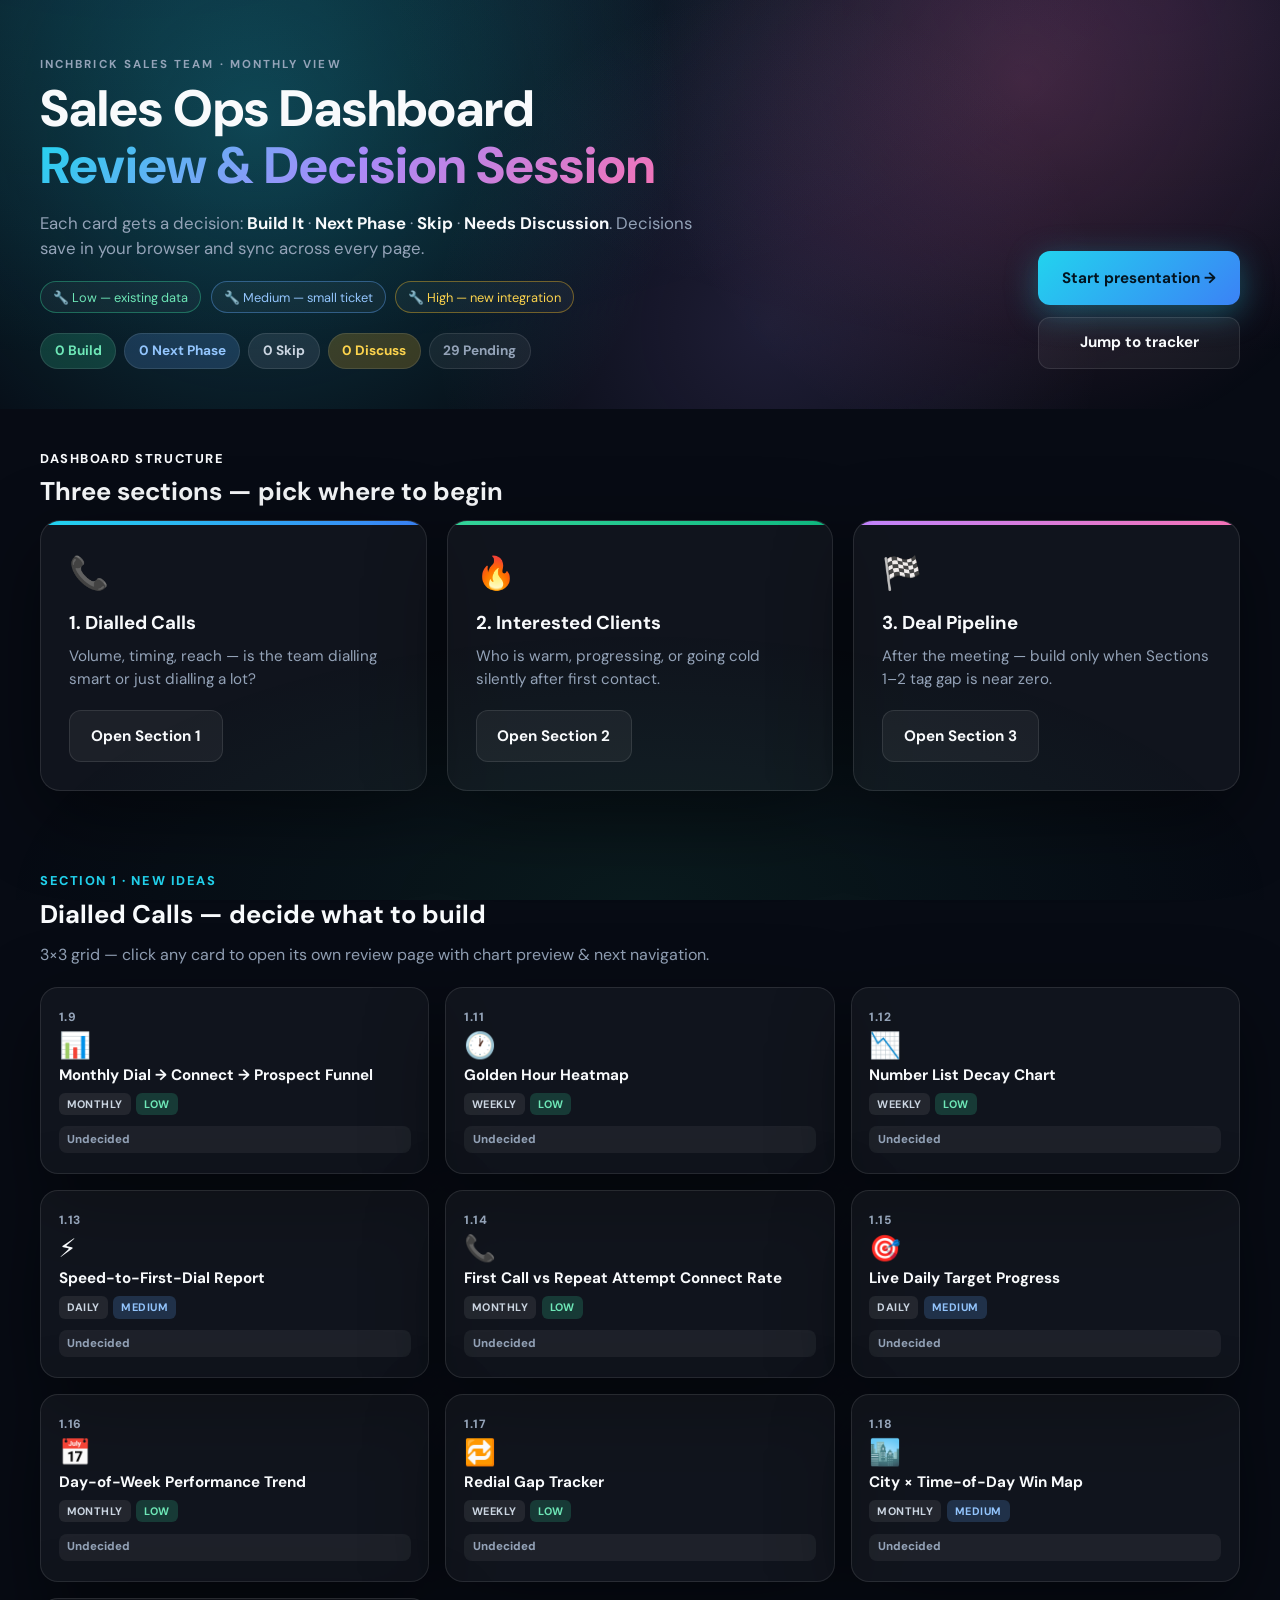
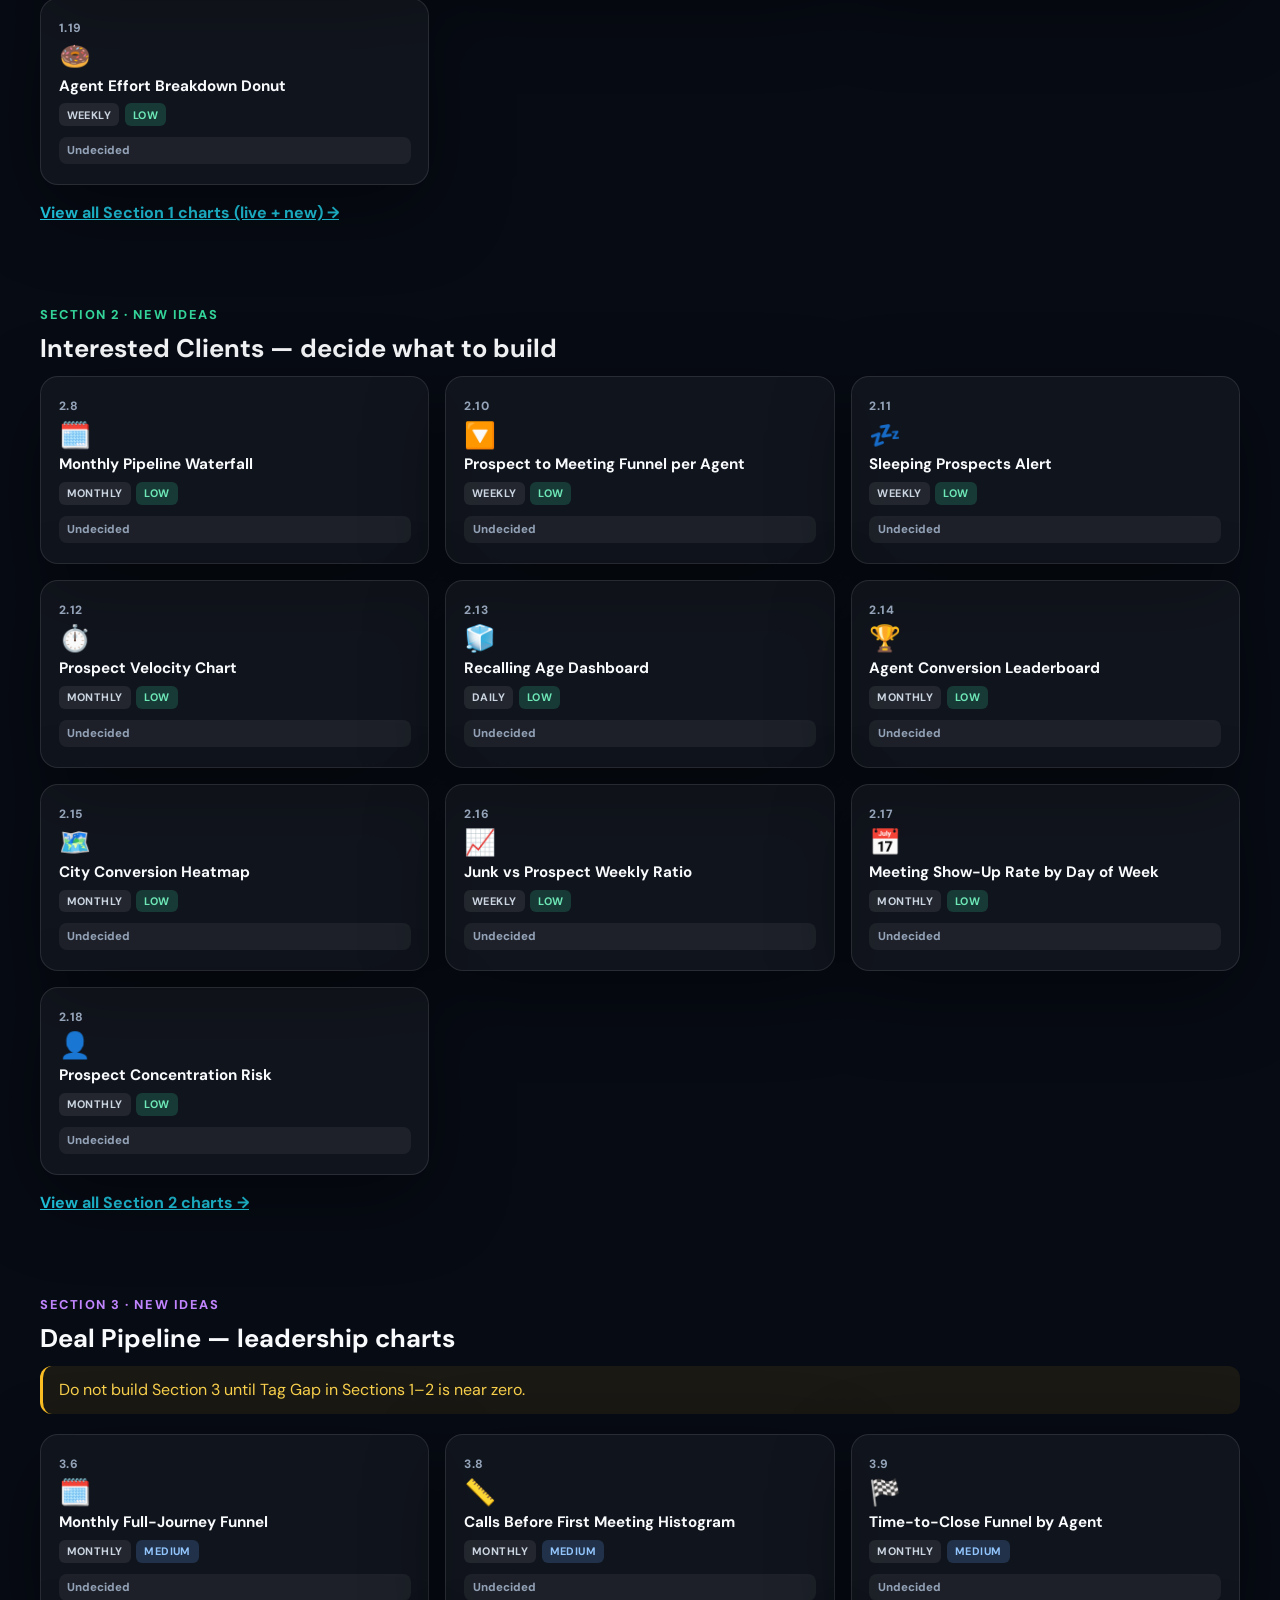
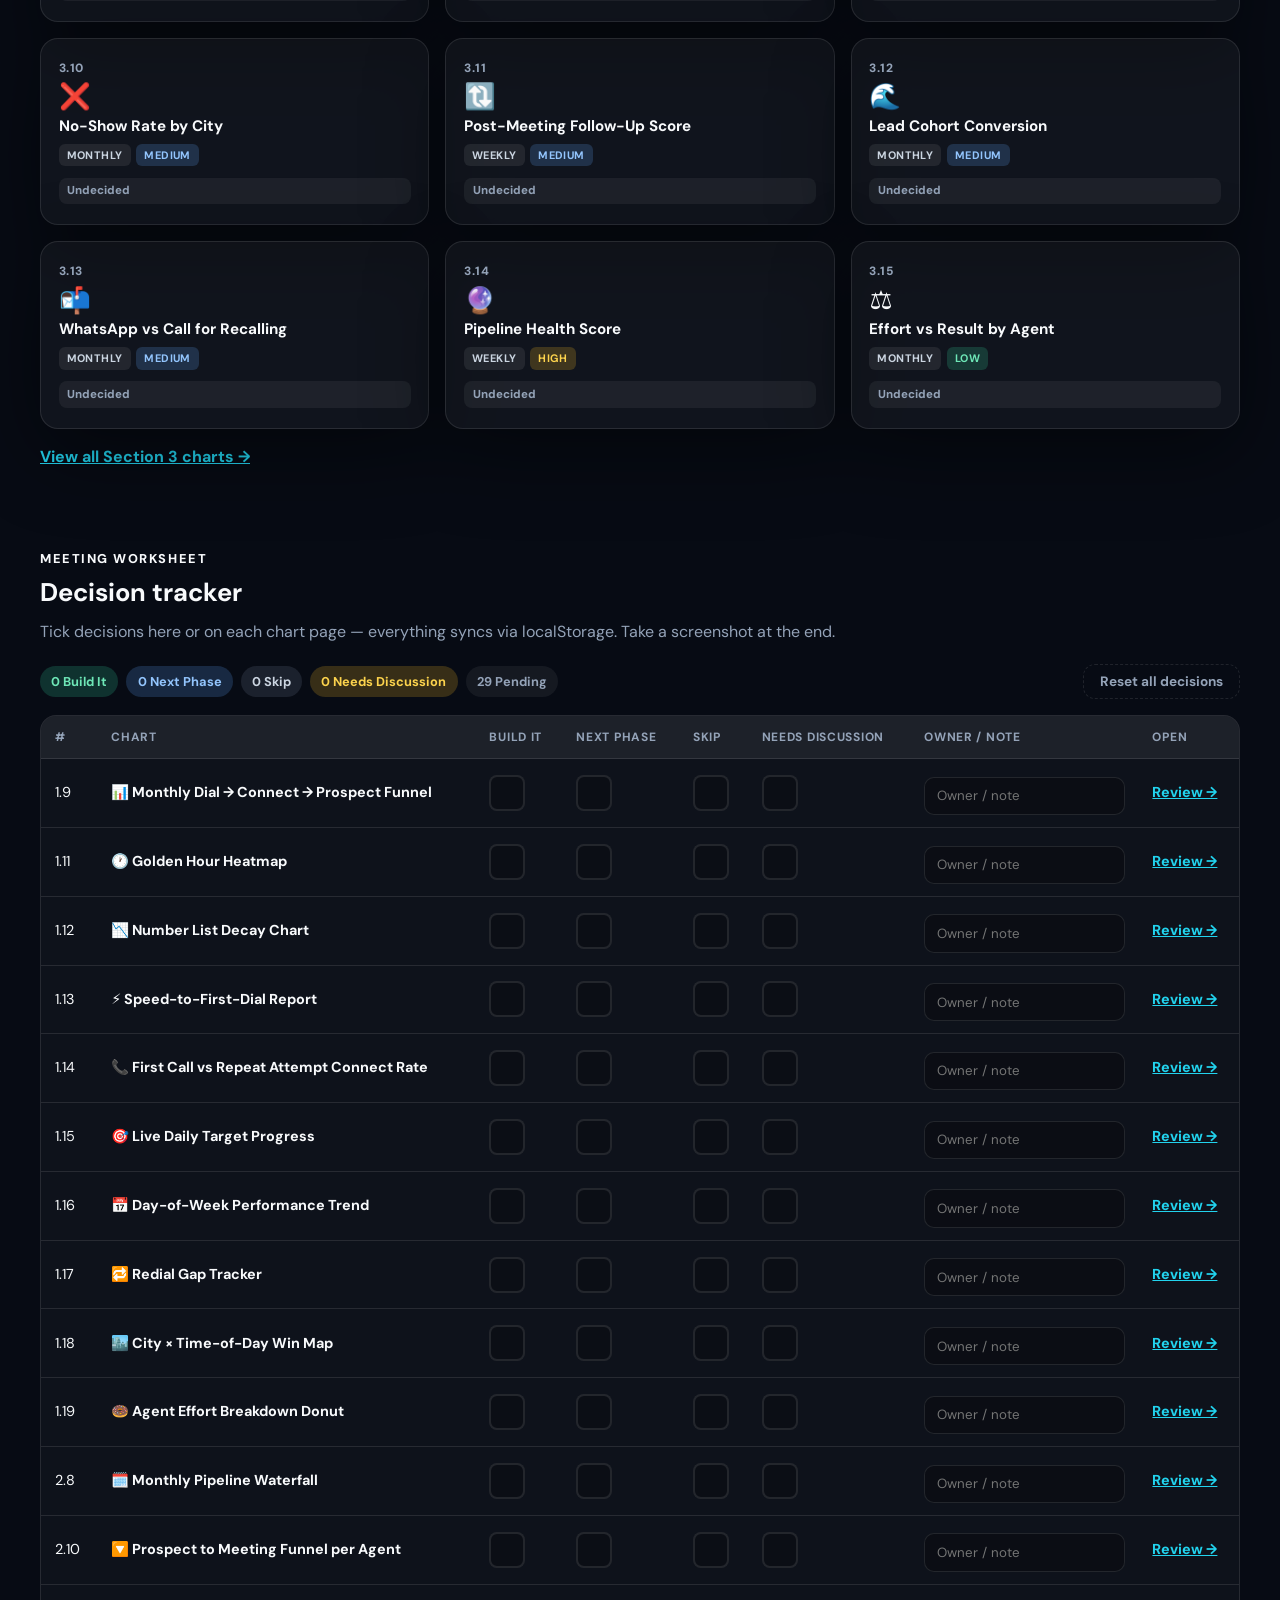
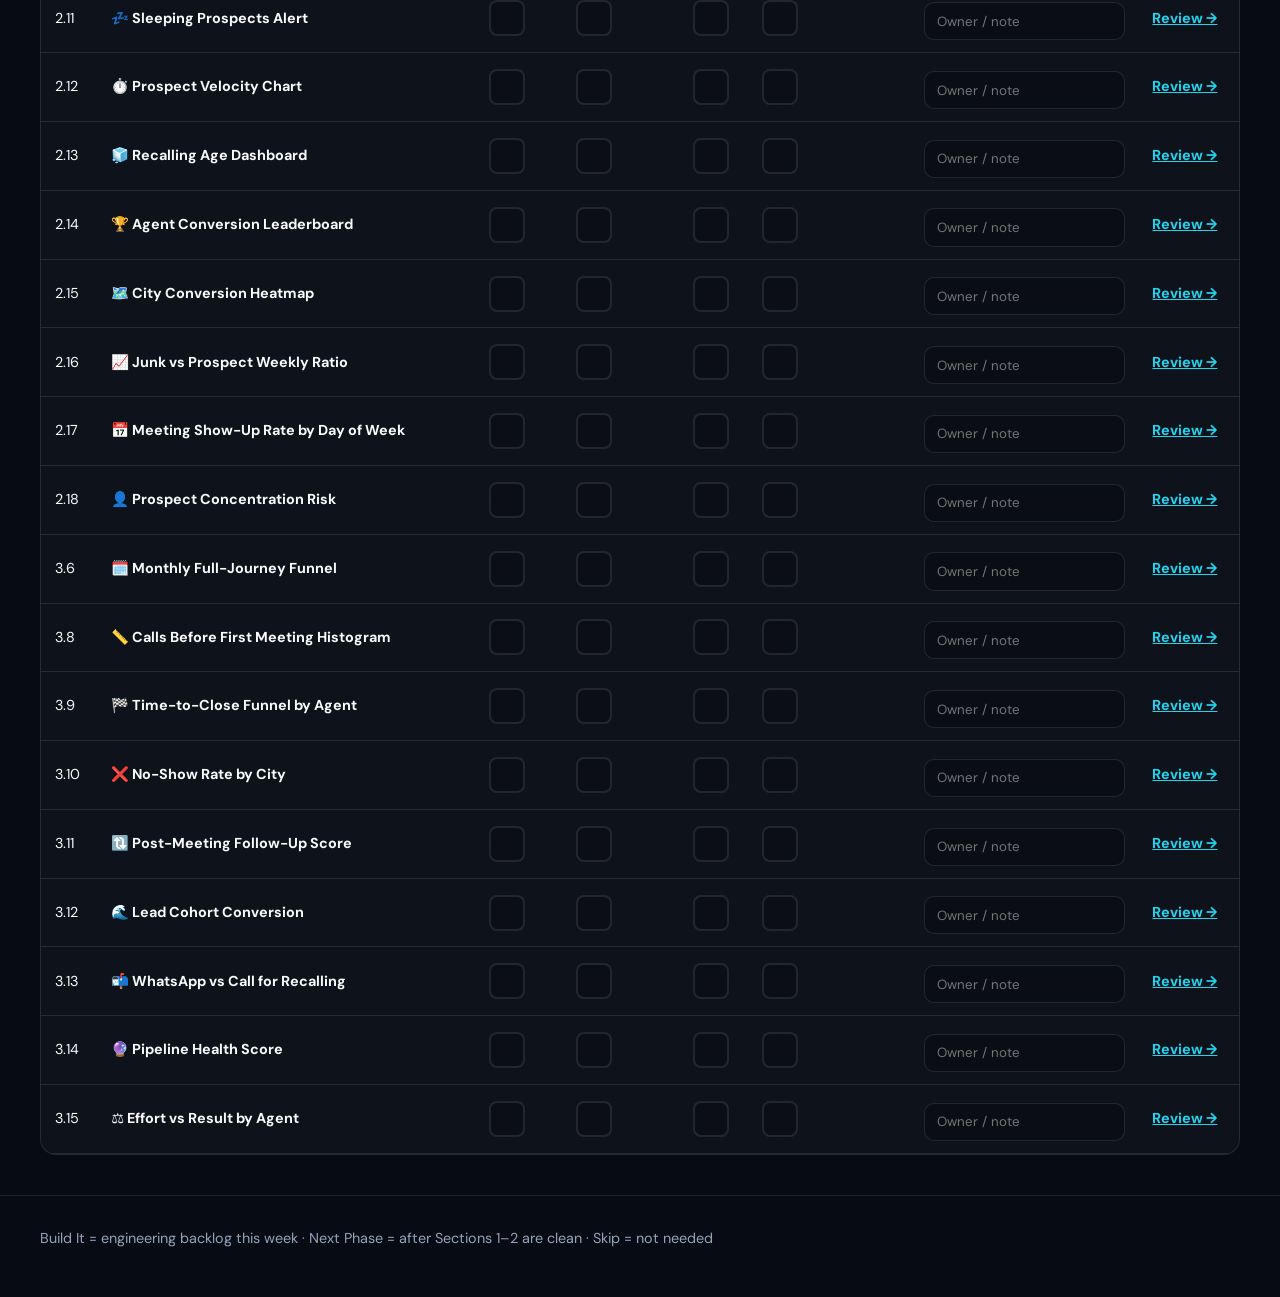
<file: index.html>
<!DOCTYPE html>
<html lang="en">
<head>
  <meta charset="UTF-8" />
  <meta name="viewport" content="width=device-width, initial-scale=1.0" />
  <title>Sales Ops Dashboard — Review & Decision Session</title>
  <link rel="preconnect" href="https://fonts.googleapis.com" />
  <link rel="preconnect" href="https://fonts.gstatic.com" crossorigin />
  <link href="https://fonts.googleapis.com/css2?family=DM+Sans:ital,opsz,wght@0,9..40,400;0,9..40,600;0,9..40,700;0,9..40,800;1,9..40,400&display=swap" rel="stylesheet" />
  <link rel="stylesheet" href="css/styles.css" />
</head>
<body data-page="index">
  <header class="hero hero-meeting">
    <div class="hero-bg-orbs" aria-hidden="true"></div>
    <div class="container hero-content">
      <div class="hero-text">
        <p class="eyebrow">Inchbrick Sales Team · Monthly View</p>
        <h1>Sales Ops Dashboard<br /><span class="gradient-text">Review & Decision Session</span></h1>
        <p class="hero-copy">Each card gets a decision: <strong>Build It</strong> · <strong>Next Phase</strong> · <strong>Skip</strong> · <strong>Needs Discussion</strong>. Decisions save in your browser and sync across every page.</p>
        <div class="legend-row">
          <span class="legend-item low">🔧 Low — existing data</span>
          <span class="legend-item medium">🔧 Medium — small ticket</span>
          <span class="legend-item high">🔧 High — new integration</span>
        </div>
        <div id="hero-counts" class="hero-counts"></div>
      </div>
      <div class="hero-actions">
        <a class="primary-button" id="start-presentation" href="#">Start presentation →</a>
        <a class="secondary-button" href="#decision-tracker">Jump to tracker</a>
      </div>
    </div>
  </header>

  <main class="container">
    <section class="section-summary">
      <div class="section-header">
        <div>
          <p class="section-label">Dashboard structure</p>
          <h2>Three sections — pick where to begin</h2>
        </div>
      </div>
      <div class="grid-3 section-cards">
        <article class="summary-card s1-card">
          <span class="card-icon">📞</span>
          <h3>1. Dialled Calls</h3>
          <p>Volume, timing, reach — is the team dialling smart or just dialling a lot?</p>
          <a href="section1.html" class="secondary-button">Open Section 1</a>
        </article>
        <article class="summary-card s2-card">
          <span class="card-icon">🔥</span>
          <h3>2. Interested Clients</h3>
          <p>Who is warm, progressing, or going cold silently after first contact.</p>
          <a href="section2.html" class="secondary-button">Open Section 2</a>
        </article>
        <article class="summary-card s3-card">
          <span class="card-icon">🏁</span>
          <h3>3. Deal Pipeline</h3>
          <p>After the meeting — build only when Sections 1–2 tag gap is near zero.</p>
          <a href="section3.html" class="secondary-button">Open Section 3</a>
        </article>
      </div>
    </section>

    <section class="tiles-section s1">
      <div class="section-header">
        <p class="section-label">Section 1 · New ideas</p>
        <h2>Dialled Calls — decide what to build</h2>
        <p class="note">3×3 grid — click any card to open its own review page with chart preview & next navigation.</p>
      </div>
      <div id="grid-section-1" class="grid-3x3"></div>
      <a href="section1.html" class="section-link">View all Section 1 charts (live + new) →</a>
    </section>

    <section class="tiles-section s2">
      <div class="section-header">
        <p class="section-label">Section 2 · New ideas</p>
        <h2>Interested Clients — decide what to build</h2>
      </div>
      <div id="grid-section-2" class="grid-3x3"></div>
      <a href="section2.html" class="section-link">View all Section 2 charts →</a>
    </section>

    <section class="tiles-section s3">
      <div class="section-header">
        <p class="section-label">Section 3 · New ideas</p>
        <h2>Deal Pipeline — leadership charts</h2>
        <p class="note warn">Do not build Section 3 until Tag Gap in Sections 1–2 is near zero.</p>
      </div>
      <div id="grid-section-3" class="grid-3x3"></div>
      <a href="section3.html" class="section-link">View all Section 3 charts →</a>
    </section>

    <section id="decision-tracker" class="decision-section">
      <div class="section-header">
        <div>
          <p class="section-label">Meeting worksheet</p>
          <h2>Decision tracker</h2>
          <p class="note">Tick decisions here or on each chart page — everything syncs via localStorage. Take a screenshot at the end.</p>
        </div>
      </div>
      <div id="decision-tracker-root"></div>
    </section>
  </main>

  <footer class="footer">
    <div class="container">
      <p>Build It = engineering backlog this week · Next Phase = after Sections 1–2 are clean · Skip = not needed</p>
    </div>
  </footer>

  <script src="js/data.js"></script>
  <script src="js/decisions.js"></script>
  <script src="js/app.js"></script>
</body>
</html>
</file>
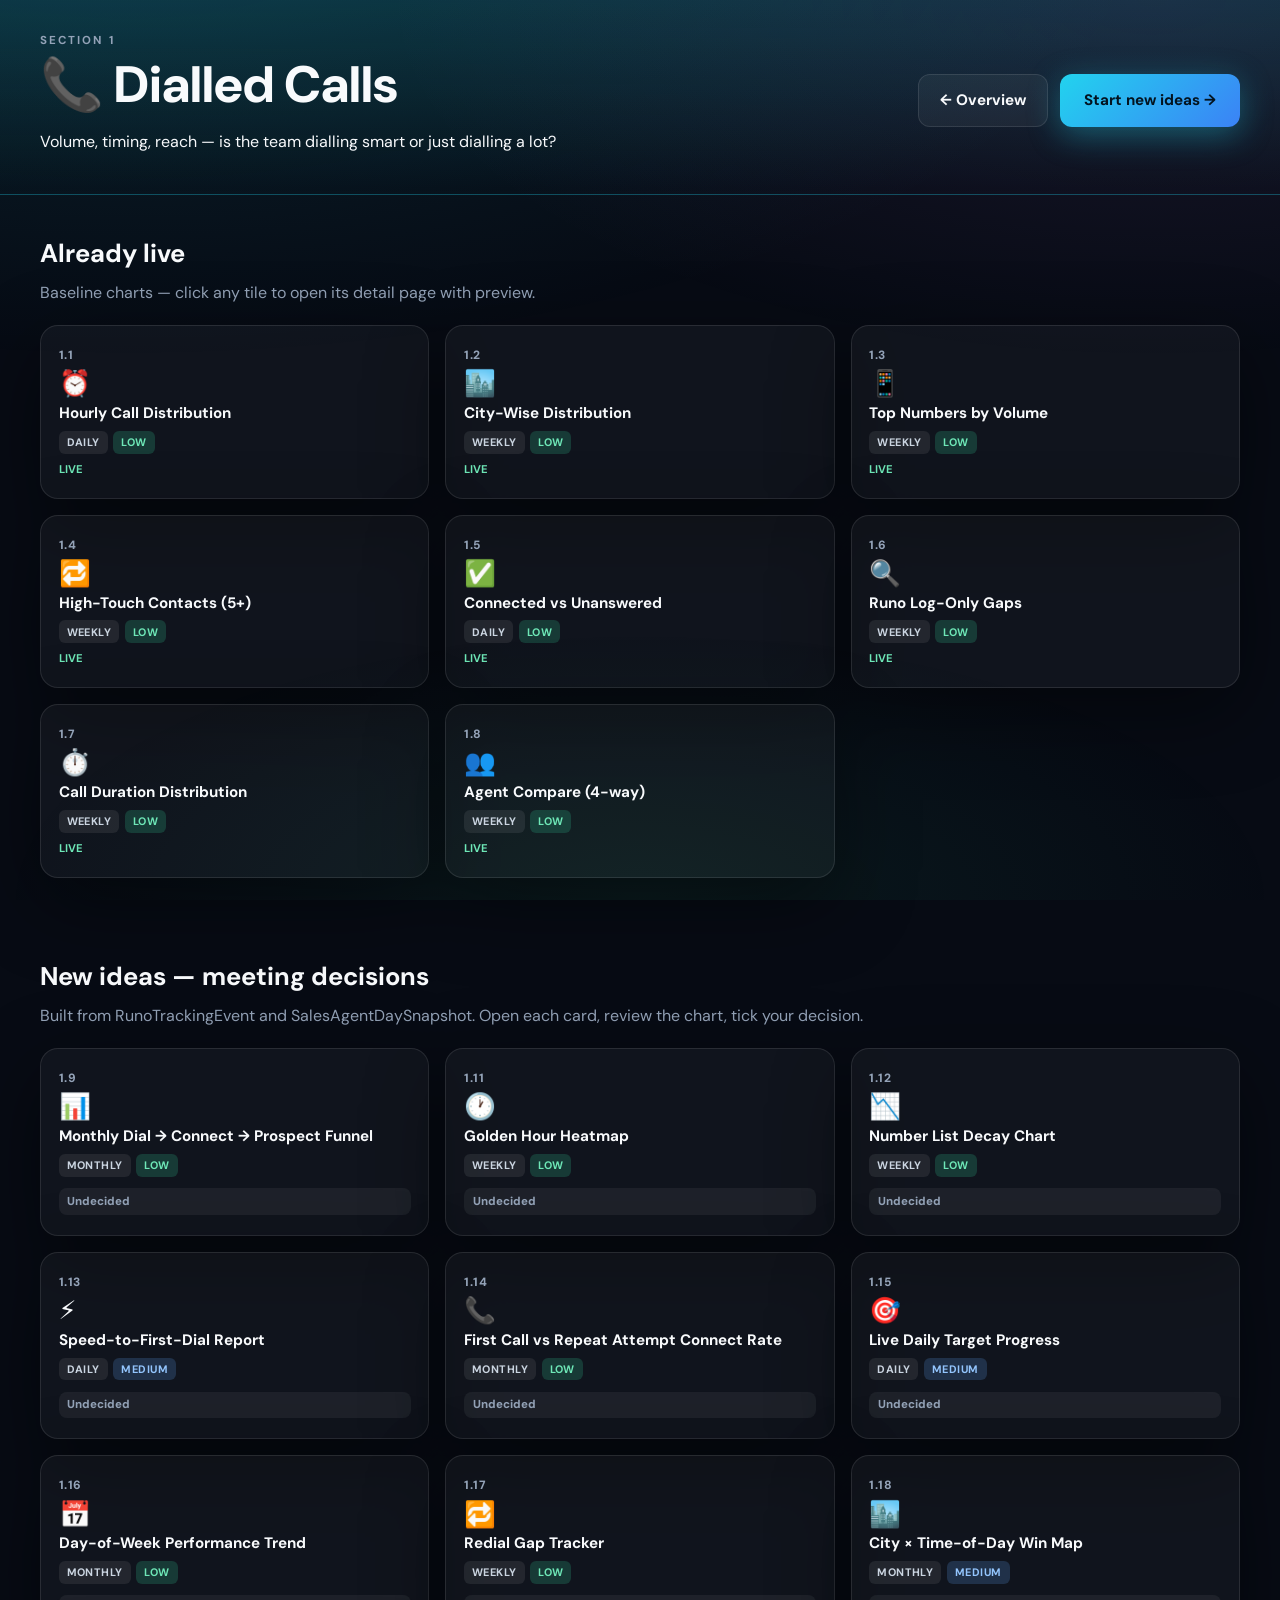
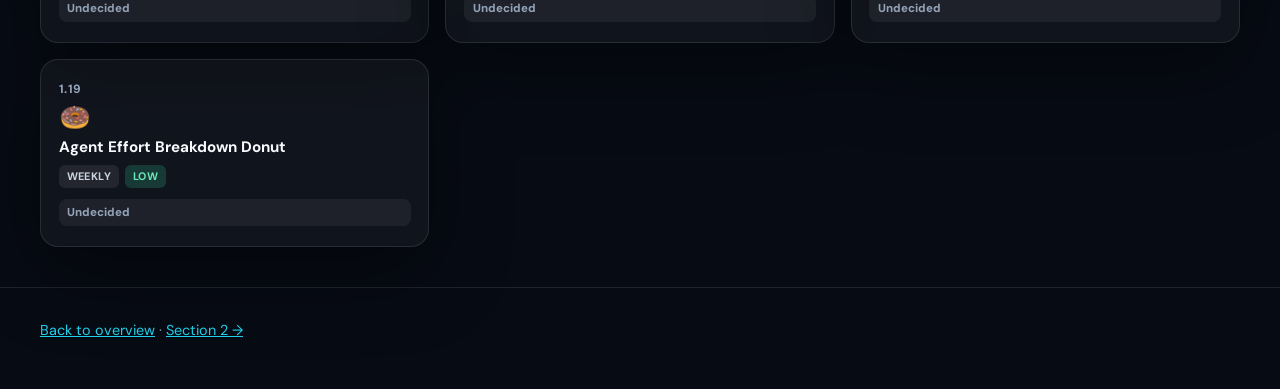
<file: section1.html>
<!DOCTYPE html>
<html lang="en">
<head>
  <meta charset="UTF-8" />
  <meta name="viewport" content="width=device-width, initial-scale=1.0" />
  <title>Section 1 — Dialled Calls</title>
  <link rel="preconnect" href="https://fonts.googleapis.com" />
  <link rel="preconnect" href="https://fonts.gstatic.com" crossorigin />
  <link href="https://fonts.googleapis.com/css2?family=DM+Sans:ital,opsz,wght@0,9..40,400;0,9..40,600;0,9..40,700;0,9..40,800&display=swap" rel="stylesheet" />
  <link rel="stylesheet" href="css/styles.css" />
</head>
<body data-page="section" data-section="1" class="s1">
  <header class="page-header section-hero s1">
    <div class="container header-row">
      <div>
        <p class="eyebrow">Section 1</p>
        <h1>📞 Dialled Calls</h1>
        <p>Volume, timing, reach — is the team dialling smart or just dialling a lot?</p>
      </div>
      <div class="header-actions">
        <a class="secondary-button" href="index.html">← Overview</a>
        <a class="primary-button" href="chart.html?id=1.9">Start new ideas →</a>
      </div>
    </div>
  </header>

  <main class="container">
    <section class="tiles-section">
      <h2>Already live</h2>
      <p class="note">Baseline charts — click any tile to open its detail page with preview.</p>
      <div id="grid-live" class="grid-3x3"></div>
    </section>

    <section class="tiles-section">
      <h2>New ideas — meeting decisions</h2>
      <p class="note">Built from RunoTrackingEvent and SalesAgentDaySnapshot. Open each card, review the chart, tick your decision.</p>
      <div id="grid-new" class="grid-3x3"></div>
    </section>
  </main>

  <footer class="footer">
    <div class="container">
      <p><a href="index.html">Back to overview</a> · <a href="section2.html">Section 2 →</a></p>
    </div>
  </footer>

  <script src="js/data.js"></script>
  <script src="js/decisions.js"></script>
  <script src="js/app.js"></script>
</body>
</html>
</file>
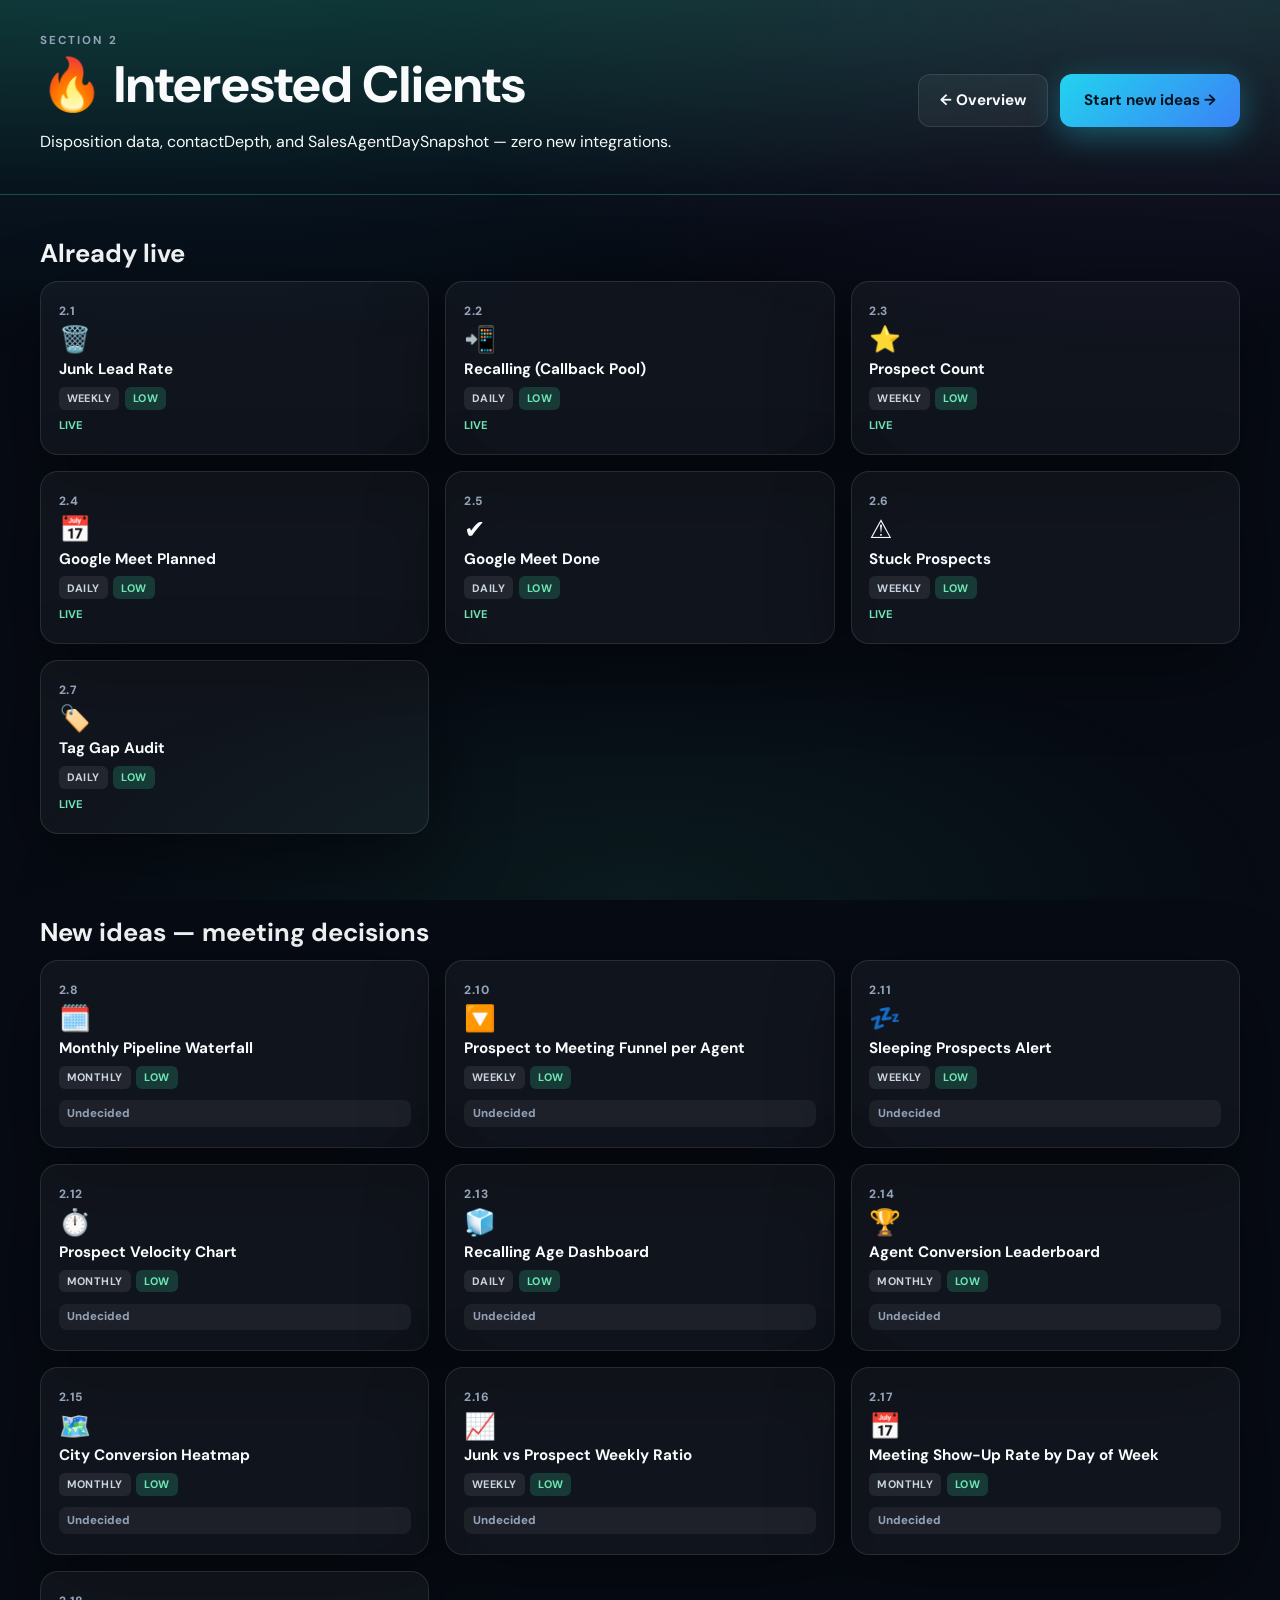
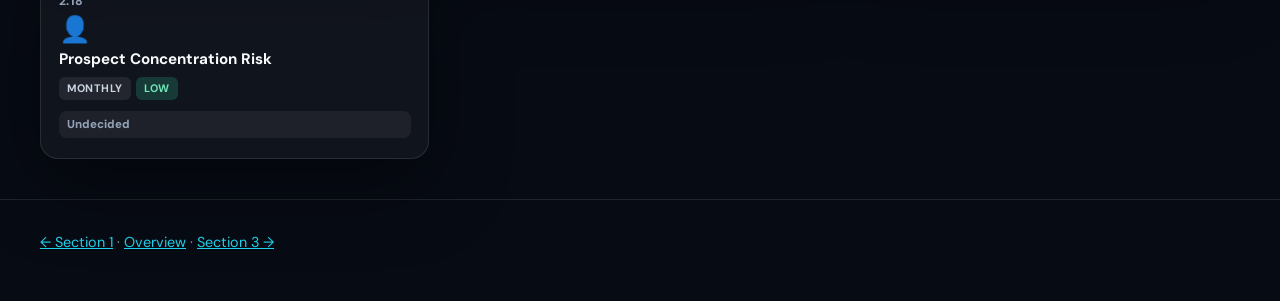
<file: section2.html>
<!DOCTYPE html>
<html lang="en">
<head>
  <meta charset="UTF-8" />
  <meta name="viewport" content="width=device-width, initial-scale=1.0" />
  <title>Section 2 — Interested Clients</title>
  <link rel="preconnect" href="https://fonts.googleapis.com" />
  <link rel="preconnect" href="https://fonts.gstatic.com" crossorigin />
  <link href="https://fonts.googleapis.com/css2?family=DM+Sans:ital,opsz,wght@0,9..40,600;0,9..40,700;0,9..40,800&display=swap" rel="stylesheet" />
  <link rel="stylesheet" href="css/styles.css" />
</head>
<body data-page="section" data-section="2" class="s2">
  <header class="page-header section-hero s2">
    <div class="container header-row">
      <div>
        <p class="eyebrow">Section 2</p>
        <h1>🔥 Interested Clients</h1>
        <p>Disposition data, contactDepth, and SalesAgentDaySnapshot — zero new integrations.</p>
      </div>
      <div class="header-actions">
        <a class="secondary-button" href="index.html">← Overview</a>
        <a class="primary-button" href="chart.html?id=2.8">Start new ideas →</a>
      </div>
    </div>
  </header>

  <main class="container">
    <section class="tiles-section">
      <h2>Already live</h2>
      <div id="grid-live" class="grid-3x3"></div>
    </section>

    <section class="tiles-section">
      <h2>New ideas — meeting decisions</h2>
      <div id="grid-new" class="grid-3x3"></div>
    </section>
  </main>

  <footer class="footer">
    <div class="container">
      <p><a href="section1.html">← Section 1</a> · <a href="index.html">Overview</a> · <a href="section3.html">Section 3 →</a></p>
    </div>
  </footer>

  <script src="js/data.js"></script>
  <script src="js/decisions.js"></script>
  <script src="js/app.js"></script>
</body>
</html>
</file>
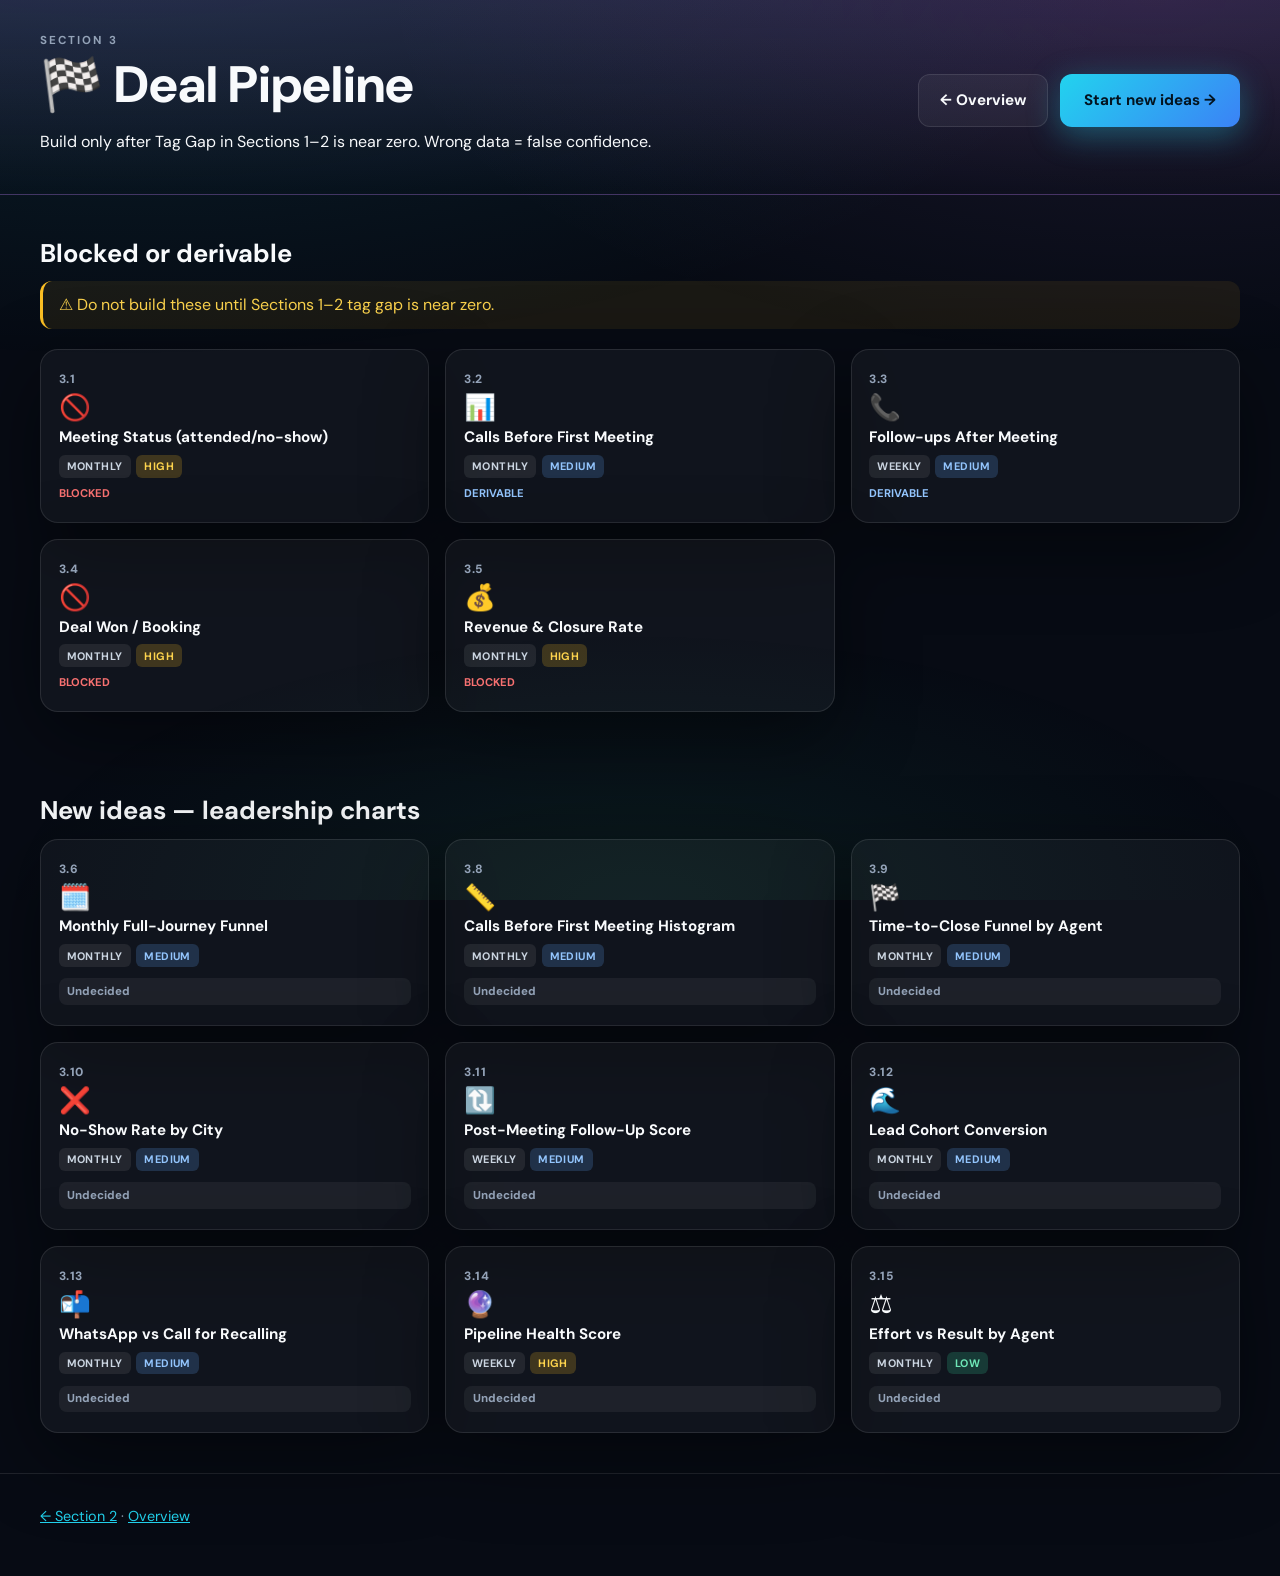
<file: section3.html>
<!DOCTYPE html>
<html lang="en">
<head>
  <meta charset="UTF-8" />
  <meta name="viewport" content="width=device-width, initial-scale=1.0" />
  <title>Section 3 — Deal Pipeline</title>
  <link rel="preconnect" href="https://fonts.googleapis.com" />
  <link rel="preconnect" href="https://fonts.gstatic.com" crossorigin />
  <link href="https://fonts.googleapis.com/css2?family=DM+Sans:ital,opsz,wght@0,9..40,600;0,9..40,700;0,9..40,800&display=swap" rel="stylesheet" />
  <link rel="stylesheet" href="css/styles.css" />
</head>
<body data-page="section" data-section="3" class="s3">
  <header class="page-header section-hero s3">
    <div class="container header-row">
      <div>
        <p class="eyebrow">Section 3</p>
        <h1>🏁 Deal Pipeline</h1>
        <p>Build only after Tag Gap in Sections 1–2 is near zero. Wrong data = false confidence.</p>
      </div>
      <div class="header-actions">
        <a class="secondary-button" href="index.html">← Overview</a>
        <a class="primary-button" href="chart.html?id=3.6">Start new ideas →</a>
      </div>
    </div>
  </header>

  <main class="container">
    <section class="tiles-section">
      <h2>Blocked or derivable</h2>
      <p class="note warn">⚠️ Do not build these until Sections 1–2 tag gap is near zero.</p>
      <div id="grid-blocked" class="grid-3x3"></div>
    </section>

    <section class="tiles-section">
      <h2>New ideas — leadership charts</h2>
      <div id="grid-new" class="grid-3x3"></div>
    </section>
  </main>

  <footer class="footer">
    <div class="container">
      <p><a href="section2.html">← Section 2</a> · <a href="index.html">Overview</a></p>
    </div>
  </footer>

  <script src="js/data.js"></script>
  <script src="js/decisions.js"></script>
  <script src="js/app.js"></script>
</body>
</html>
</file>
<file: css/styles.css>
:root {
  color-scheme: dark;
  --bg: #070b14;
  --text: #f8fafc;
  --muted: #94a3b8;
  --border: rgba(255, 255, 255, 0.1);
  --shadow: 0 24px 80px rgba(0, 0, 0, 0.45);

  /* Section themes */
  --s1: #22d3ee;
  --s1-dim: rgba(34, 211, 238, 0.15);
  --s2: #34d399;
  --s2-dim: rgba(52, 211, 153, 0.15);
  --s3: #c084fc;
  --s3-dim: rgba(192, 132, 252, 0.15);

  --build: #34d399;
  --next: #60a5fa;
  --skip: #94a3b8;
  --discuss: #fbbf24;
}

* {
  box-sizing: border-box;
}

body {
  margin: 0;
  font-family: "DM Sans", Inter, ui-sans-serif, system-ui, sans-serif;
  background: var(--bg);
  color: var(--text);
  min-height: 100vh;
  line-height: 1.5;
}

body::before {
  content: "";
  position: fixed;
  inset: 0;
  background:
    radial-gradient(ellipse 80% 50% at 10% -10%, rgba(34, 211, 238, 0.12), transparent),
    radial-gradient(ellipse 60% 40% at 90% 0%, rgba(192, 132, 252, 0.1), transparent),
    radial-gradient(ellipse 50% 30% at 50% 100%, rgba(52, 211, 153, 0.08), transparent);
  pointer-events: none;
  z-index: -1;
}

.container {
  width: min(1200px, calc(100% - 2rem));
  margin: 0 auto;
}

a {
  color: var(--s1);
}

h1 {
  margin: 0;
  font-size: clamp(2rem, 4vw, 3.2rem);
  line-height: 1.1;
  font-weight: 800;
}

h2 {
  margin: 0 0 0.5rem;
  font-size: 1.6rem;
}

.gradient-text {
  background: linear-gradient(135deg, #22d3ee, #a78bfa, #f472b6);
  -webkit-background-clip: text;
  background-clip: text;
  color: transparent;
}

.eyebrow {
  margin: 0 0 0.5rem;
  text-transform: uppercase;
  letter-spacing: 0.18em;
  font-size: 0.72rem;
  font-weight: 700;
  color: var(--muted);
}

.hero-copy {
  color: var(--muted);
  max-width: 56ch;
  font-size: 1.05rem;
}

.hero-copy strong {
  color: var(--text);
}

/* Hero */
.hero-meeting {
  position: relative;
  padding: 3.5rem 0 2.5rem;
  overflow: hidden;
}

.hero-bg-orbs {
  position: absolute;
  inset: 0;
  background:
    radial-gradient(circle at 20% 30%, rgba(34, 211, 238, 0.25), transparent 40%),
    radial-gradient(circle at 80% 20%, rgba(244, 114, 182, 0.2), transparent 35%),
    radial-gradient(circle at 60% 80%, rgba(167, 139, 250, 0.15), transparent 40%);
}

.hero-content {
  position: relative;
  display: flex;
  gap: 2rem;
  align-items: flex-end;
  justify-content: space-between;
  flex-wrap: wrap;
}

.hero-actions {
  display: flex;
  flex-direction: column;
  gap: 0.75rem;
}

.legend-row {
  display: flex;
  flex-wrap: wrap;
  gap: 0.6rem;
  margin: 1.25rem 0;
}

.legend-item {
  font-size: 0.8rem;
  padding: 0.35rem 0.75rem;
  border-radius: 999px;
  border: 1px solid var(--border);
  background: rgba(255, 255, 255, 0.04);
}

.legend-item.low { border-color: rgba(52, 211, 153, 0.4); color: #6ee7b7; }
.legend-item.medium { border-color: rgba(96, 165, 250, 0.4); color: #93c5fd; }
.legend-item.high { border-color: rgba(251, 191, 36, 0.4); color: #fcd34d; }

.hero-counts {
  display: flex;
  flex-wrap: wrap;
  gap: 0.5rem;
}

.hero-stat {
  font-size: 0.85rem;
  font-weight: 700;
  padding: 0.4rem 0.85rem;
  border-radius: 999px;
  border: 1px solid var(--border);
}

.hero-stat.build { background: rgba(52, 211, 153, 0.2); color: #6ee7b7; }
.hero-stat.next { background: rgba(96, 165, 250, 0.2); color: #93c5fd; }
.hero-stat.skip { background: rgba(148, 163, 184, 0.15); color: #cbd5e1; }
.hero-stat.discuss { background: rgba(251, 191, 36, 0.2); color: #fcd34d; }
.hero-stat.pending { background: rgba(255, 255, 255, 0.06); color: var(--muted); }

/* Buttons */
.primary-button,
.secondary-button,
.ghost-button,
.nav-btn {
  display: inline-flex;
  align-items: center;
  justify-content: center;
  border-radius: 12px;
  text-decoration: none;
  font-weight: 700;
  font-size: 0.95rem;
  transition: transform 0.15s ease, box-shadow 0.15s ease, background 0.15s;
  cursor: pointer;
  border: none;
  font-family: inherit;
}

.primary-button {
  padding: 0.95rem 1.5rem;
  background: linear-gradient(135deg, #22d3ee, #3b82f6);
  color: #031420;
  box-shadow: 0 8px 32px rgba(34, 211, 238, 0.35);
}

.secondary-button {
  padding: 0.85rem 1.3rem;
  border: 1px solid var(--border);
  color: var(--text);
  background: rgba(255, 255, 255, 0.05);
}

.ghost-button {
  padding: 0.5rem 1rem;
  background: transparent;
  color: var(--muted);
  border: 1px dashed var(--border);
  font-size: 0.85rem;
}

.primary-button:hover,
.secondary-button:hover,
.nav-btn:hover:not(.nav-disabled) {
  transform: translateY(-2px);
}

/* Sections */
.section-summary,
.tiles-section,
.decision-section {
  padding: 2.5rem 0;
}

.section-label {
  margin: 0 0 0.35rem;
  font-weight: 800;
  font-size: 0.8rem;
  text-transform: uppercase;
  letter-spacing: 0.12em;
}

.tiles-section.s1 .section-label { color: var(--s1); }
.tiles-section.s2 .section-label { color: var(--s2); }
.tiles-section.s3 .section-label { color: var(--s3); }

.note {
  color: var(--muted);
  margin: 0.25rem 0 1.25rem;
}

.note.warn {
  color: #fcd34d;
  background: rgba(251, 191, 36, 0.08);
  padding: 0.75rem 1rem;
  border-radius: 12px;
  border-left: 3px solid #fbbf24;
}

.section-link {
  display: inline-block;
  margin-top: 1rem;
  font-weight: 700;
}

/* Summary cards */
.grid-3 {
  display: grid;
  grid-template-columns: repeat(3, 1fr);
  gap: 1.25rem;
}

.summary-card {
  padding: 1.75rem;
  border-radius: 20px;
  border: 1px solid var(--border);
  background: rgba(255, 255, 255, 0.04);
  box-shadow: var(--shadow);
  position: relative;
  overflow: hidden;
}

.summary-card::before {
  content: "";
  position: absolute;
  top: 0;
  left: 0;
  right: 0;
  height: 4px;
}

.s1-card::before { background: linear-gradient(90deg, #22d3ee, #3b82f6); }
.s2-card::before { background: linear-gradient(90deg, #34d399, #10b981); }
.s3-card::before { background: linear-gradient(90deg, #c084fc, #f472b6); }

.card-icon {
  font-size: 2rem;
  display: block;
  margin-bottom: 0.75rem;
}

.summary-card h3 {
  margin: 0 0 0.5rem;
}

.summary-card p {
  color: var(--muted);
  margin: 0 0 1.25rem;
  font-size: 0.95rem;
}

/* 3×3 chart tile grid */
.grid-3x3 {
  display: grid;
  grid-template-columns: repeat(3, 1fr);
  gap: 1rem;
}

.chart-tile {
  display: flex;
  flex-direction: column;
  gap: 0.45rem;
  padding: 1.25rem 1.1rem;
  border-radius: 18px;
  text-decoration: none;
  color: inherit;
  border: 1px solid var(--border);
  background: rgba(255, 255, 255, 0.04);
  box-shadow: var(--shadow);
  transition: transform 0.2s, border-color 0.2s, box-shadow 0.2s;
  min-height: 148px;
  position: relative;
  overflow: hidden;
}

.chart-tile::after {
  content: "";
  position: absolute;
  inset: 0;
  opacity: 0;
  transition: opacity 0.2s;
  pointer-events: none;
}

.chart-tile.s1::after { background: linear-gradient(135deg, var(--s1-dim), transparent 60%); }
.chart-tile.s2::after { background: linear-gradient(135deg, var(--s2-dim), transparent 60%); }
.chart-tile.s3::after { background: linear-gradient(135deg, var(--s3-dim), transparent 60%); }

.chart-tile:hover {
  transform: translateY(-4px) scale(1.01);
  border-color: rgba(255, 255, 255, 0.2);
}

.chart-tile:hover::after {
  opacity: 1;
}

.chart-tile.has-build { border-color: rgba(52, 211, 153, 0.55); box-shadow: 0 0 0 1px rgba(52, 211, 153, 0.2); }
.chart-tile.has-next { border-color: rgba(96, 165, 250, 0.55); }
.chart-tile.has-skip { border-color: rgba(148, 163, 184, 0.4); opacity: 0.85; }
.chart-tile.has-discuss { border-color: rgba(251, 191, 36, 0.55); }

.tile-id {
  font-size: 0.75rem;
  font-weight: 800;
  color: var(--muted);
  letter-spacing: 0.05em;
}

.tile-emoji {
  font-size: 1.6rem;
  line-height: 1;
}

.tile-title {
  font-weight: 700;
  font-size: 0.95rem;
  line-height: 1.3;
  flex: 1;
}

.tile-meta {
  display: flex;
  gap: 0.35rem;
  flex-wrap: wrap;
}

.badge {
  font-size: 0.68rem;
  font-weight: 700;
  text-transform: uppercase;
  letter-spacing: 0.04em;
  padding: 0.2rem 0.5rem;
  border-radius: 6px;
  background: rgba(255, 255, 255, 0.08);
}

.badge-cadence { color: #cbd5e1; }
.badge-low { background: rgba(52, 211, 153, 0.2); color: #6ee7b7; }
.badge-medium { background: rgba(96, 165, 250, 0.2); color: #93c5fd; }
.badge-high { background: rgba(251, 191, 36, 0.2); color: #fcd34d; }

.tile-decision-badge {
  font-size: 0.72rem;
  font-weight: 800;
  padding: 0.3rem 0.55rem;
  border-radius: 8px;
  margin-top: 0.25rem;
  background: rgba(255, 255, 255, 0.06);
  color: var(--muted);
}

.tile-decision-badge.decision-build { background: rgba(52, 211, 153, 0.25); color: #6ee7b7; }
.tile-decision-badge.decision-next { background: rgba(96, 165, 250, 0.25); color: #93c5fd; }
.tile-decision-badge.decision-skip { background: rgba(148, 163, 184, 0.2); color: #cbd5e1; }
.tile-decision-badge.decision-discuss { background: rgba(251, 191, 36, 0.25); color: #fcd34d; }

.tile-status-badge {
  font-size: 0.7rem;
  font-weight: 700;
  text-transform: uppercase;
}

.status-live { color: #6ee7b7; }
.status-blocked { color: #f87171; }
.status-derivable { color: #93c5fd; }

/* Page headers */
.page-header,
.chart-detail-header {
  padding: 2rem 0 1.5rem;
}

.section-hero.s1 { background: linear-gradient(180deg, var(--s1-dim), transparent); border-bottom: 1px solid rgba(34, 211, 238, 0.2); }
.section-hero.s2 { background: linear-gradient(180deg, var(--s2-dim), transparent); border-bottom: 1px solid rgba(52, 211, 153, 0.2); }
.section-hero.s3 { background: linear-gradient(180deg, var(--s3-dim), transparent); border-bottom: 1px solid rgba(192, 132, 252, 0.2); }

.header-row {
  display: flex;
  gap: 1.5rem;
  align-items: center;
  justify-content: space-between;
  flex-wrap: wrap;
}

.header-actions {
  display: flex;
  gap: 0.75rem;
  flex-wrap: wrap;
}

/* Chart detail page */
.chart-breadcrumb {
  display: flex;
  gap: 0.5rem;
  flex-wrap: wrap;
  font-size: 0.85rem;
  margin-bottom: 1rem;
  color: var(--muted);
}

.chart-breadcrumb a {
  color: var(--muted);
  text-decoration: none;
}

.chart-breadcrumb a:hover {
  color: var(--text);
}

.chart-detail-hero h1 {
  display: flex;
  align-items: center;
  gap: 0.5rem;
  flex-wrap: wrap;
}

.chart-emoji {
  font-size: 2.2rem;
}

.tag-row {
  display: flex;
  flex-wrap: wrap;
  gap: 0.5rem;
  margin-top: 1rem;
}

.badge-decision {
  font-size: 0.8rem;
  padding: 0.35rem 0.75rem;
}

.badge-decision.decision-build { background: rgba(52, 211, 153, 0.25); color: #6ee7b7; }
.badge-decision.decision-next { background: rgba(96, 165, 250, 0.25); color: #93c5fd; }
.badge-decision.decision-skip { background: rgba(148, 163, 184, 0.2); color: #cbd5e1; }
.badge-decision.decision-discuss { background: rgba(251, 191, 36, 0.25); color: #fcd34d; }

.chart-detail-main {
  padding: 2rem 0 3rem;
}

.detail-grid {
  display: grid;
  grid-template-columns: 1.2fr 1fr;
  gap: 1.5rem;
  align-items: start;
}

.preview-panel,
.info-panel {
  background: rgba(255, 255, 255, 0.04);
  border: 1px solid var(--border);
  border-radius: 20px;
  padding: 1.5rem;
  box-shadow: var(--shadow);
}

.preview-panel h2,
.info-panel h3 {
  margin-top: 0;
}

.chart-canvas-wrap {
  height: 320px;
  margin-top: 1rem;
  position: relative;
}

.info-block {
  margin-bottom: 1.25rem;
  padding: 1rem;
  border-radius: 14px;
  background: rgba(255, 255, 255, 0.03);
  border: 1px solid var(--border);
}

.info-block.insight {
  border-left: 4px solid var(--s1);
  background: var(--s1-dim);
}

.info-block.action {
  border-left: 4px solid var(--s2);
  background: var(--s2-dim);
}

.info-block h3 {
  margin: 0 0 0.4rem;
  font-size: 0.9rem;
  text-transform: uppercase;
  letter-spacing: 0.08em;
  color: var(--muted);
}

.info-block p {
  margin: 0;
}

/* Decision panel */
.decision-panel {
  margin-top: 1rem;
  padding: 1.25rem;
  border-radius: 16px;
  background: linear-gradient(135deg, rgba(167, 139, 250, 0.12), rgba(34, 211, 238, 0.08));
  border: 1px solid rgba(255, 255, 255, 0.12);
}

.decision-panel-title {
  margin: 0 0 0.75rem;
  font-weight: 800;
  font-size: 0.85rem;
  text-transform: uppercase;
  letter-spacing: 0.1em;
}

.decision-options {
  display: grid;
  grid-template-columns: repeat(2, 1fr);
  gap: 0.5rem;
}

.decision-btn {
  display: flex;
  align-items: center;
  gap: 0.5rem;
  padding: 0.75rem 0.85rem;
  border-radius: 12px;
  border: 2px solid var(--border);
  background: rgba(0, 0, 0, 0.2);
  color: var(--text);
  font-weight: 700;
  font-size: 0.82rem;
  cursor: pointer;
  font-family: inherit;
  transition: all 0.15s;
  text-align: left;
}

.decision-check {
  width: 1.25rem;
  height: 1.25rem;
  display: inline-flex;
  align-items: center;
  justify-content: center;
  border-radius: 6px;
  background: rgba(255, 255, 255, 0.08);
  font-size: 0.85rem;
}

.decision-btn--build.is-selected { border-color: var(--build); background: rgba(52, 211, 153, 0.2); }
.decision-btn--next.is-selected { border-color: var(--next); background: rgba(96, 165, 250, 0.2); }
.decision-btn--skip.is-selected { border-color: var(--skip); background: rgba(148, 163, 184, 0.15); }
.decision-btn--discuss.is-selected { border-color: var(--discuss); background: rgba(251, 191, 36, 0.2); }

.decision-meta {
  margin-top: 0.75rem;
}

.decision-meta label {
  display: block;
  font-size: 0.8rem;
  font-weight: 700;
  color: var(--muted);
}

.decision-note-input,
.tracker-note {
  width: 100%;
  margin-top: 0.35rem;
  padding: 0.6rem 0.75rem;
  border-radius: 10px;
  border: 1px solid var(--border);
  background: rgba(0, 0, 0, 0.25);
  color: var(--text);
  font-family: inherit;
}

/* Chart nav */
.chart-nav-bar {
  display: flex;
  gap: 0.75rem;
  margin-top: 2rem;
  flex-wrap: wrap;
}

.nav-btn {
  padding: 0.85rem 1.25rem;
  background: rgba(255, 255, 255, 0.06);
  color: var(--text);
  border: 1px solid var(--border);
}

.nav-btn.primary-nav {
  background: linear-gradient(135deg, #22d3ee, #3b82f6);
  color: #031420;
  border: none;
  margin-left: auto;
}

.nav-btn.nav-disabled {
  opacity: 0.35;
  cursor: not-allowed;
}

.nav-home {
  flex: 1;
  text-align: center;
}

/* Decision tracker table */
.tracker-head {
  display: flex;
  justify-content: space-between;
  align-items: center;
  flex-wrap: wrap;
  gap: 1rem;
  margin-bottom: 1rem;
}

.tracker-stats {
  display: flex;
  flex-wrap: wrap;
  gap: 0.5rem;
}

.stat-pill {
  font-size: 0.8rem;
  font-weight: 700;
  padding: 0.35rem 0.7rem;
  border-radius: 999px;
}

.stat-build { background: rgba(52, 211, 153, 0.2); color: #6ee7b7; }
.stat-next { background: rgba(96, 165, 250, 0.2); color: #93c5fd; }
.stat-skip { background: rgba(148, 163, 184, 0.15); color: #cbd5e1; }
.stat-discuss { background: rgba(251, 191, 36, 0.2); color: #fcd34d; }
.stat-pending { background: rgba(255, 255, 255, 0.06); color: var(--muted); }

.tracker-table-wrap {
  overflow-x: auto;
  border-radius: 16px;
  border: 1px solid var(--border);
  background: rgba(255, 255, 255, 0.03);
}

.tracker-table {
  width: 100%;
  border-collapse: collapse;
  font-size: 0.9rem;
}

.tracker-table th,
.tracker-table td {
  padding: 0.75rem 0.85rem;
  text-align: left;
  border-bottom: 1px solid var(--border);
}

.tracker-table th {
  background: rgba(255, 255, 255, 0.06);
  font-size: 0.75rem;
  text-transform: uppercase;
  letter-spacing: 0.06em;
  color: var(--muted);
}

.tracker-row.row-build { background: rgba(52, 211, 153, 0.06); }
.tracker-row.row-next { background: rgba(96, 165, 250, 0.06); }
.tracker-row.row-skip { background: rgba(148, 163, 184, 0.04); }
.tracker-row.row-discuss { background: rgba(251, 191, 36, 0.06); }

.tracker-check {
  width: 2.25rem;
  height: 2.25rem;
  border-radius: 8px;
  border: 2px solid var(--border);
  background: rgba(0, 0, 0, 0.2);
  cursor: pointer;
  display: inline-flex;
  align-items: center;
  justify-content: center;
  font-family: inherit;
  color: var(--text);
  transition: all 0.15s;
}

.tracker-check.is-checked {
  border-color: transparent;
  font-weight: 800;
}

.tracker-check[data-decision="build"].is-checked { background: rgba(52, 211, 153, 0.35); color: #6ee7b7; }
.tracker-check[data-decision="next"].is-checked { background: rgba(96, 165, 250, 0.35); color: #93c5fd; }
.tracker-check[data-decision="skip"].is-checked { background: rgba(148, 163, 184, 0.3); }
.tracker-check[data-decision="discuss"].is-checked { background: rgba(251, 191, 36, 0.35); color: #fcd34d; }

.check-box {
  font-size: 1rem;
}

.table-link {
  font-weight: 700;
  white-space: nowrap;
}

.tracker-note {
  min-width: 140px;
}

.footer {
  padding: 2rem 0 3rem;
  border-top: 1px solid var(--border);
}

.footer p {
  margin: 0;
  color: var(--muted);
  font-size: 0.9rem;
}

.empty-state {
  padding: 4rem 2rem;
  text-align: center;
}

/* Responsive */
@media (max-width: 900px) {
  .grid-3x3,
  .grid-3 {
    grid-template-columns: repeat(2, 1fr);
  }

  .detail-grid {
    grid-template-columns: 1fr;
  }

  .nav-btn.primary-nav {
    margin-left: 0;
    width: 100%;
  }
}

@media (max-width: 560px) {
  .grid-3x3,
  .grid-3,
  .decision-options {
    grid-template-columns: 1fr;
  }

  .hero-content {
    flex-direction: column;
    align-items: flex-start;
  }

  .primary-button,
  .secondary-button {
    width: 100%;
  }
}
</file>
